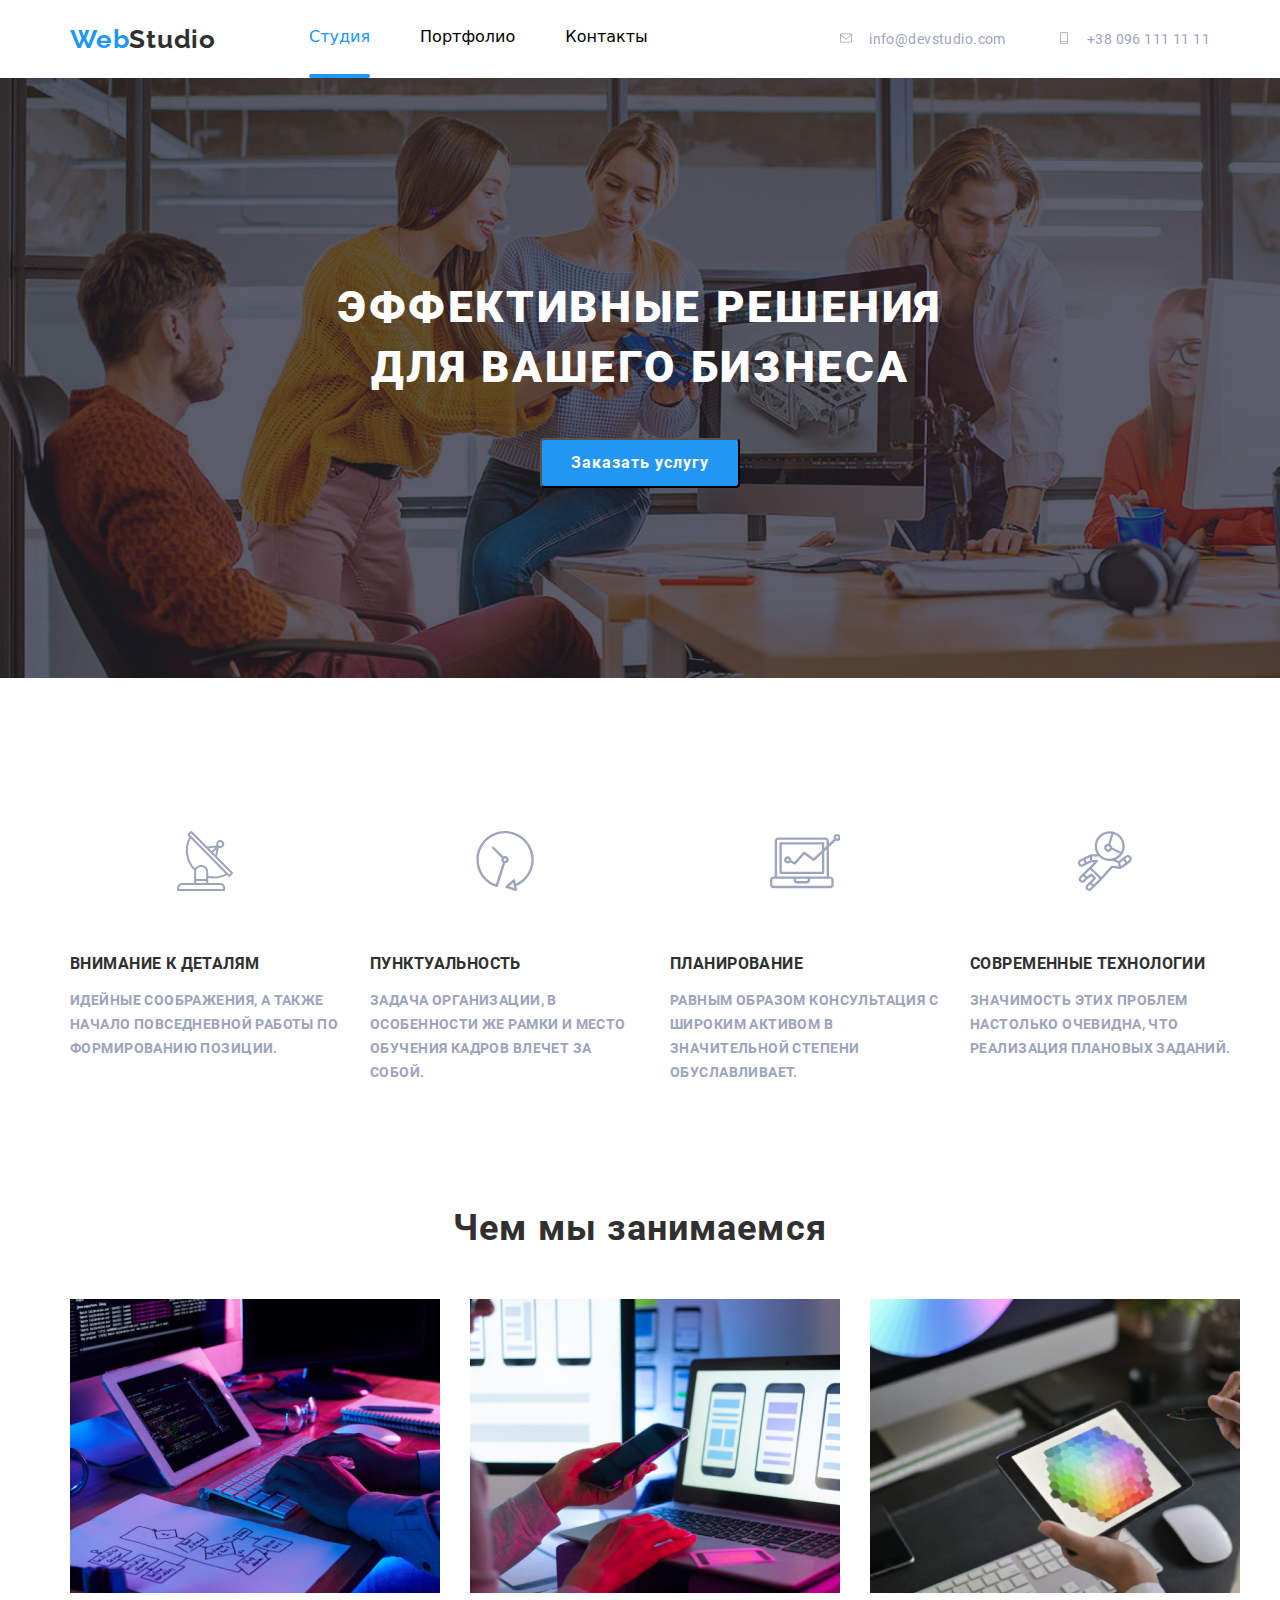
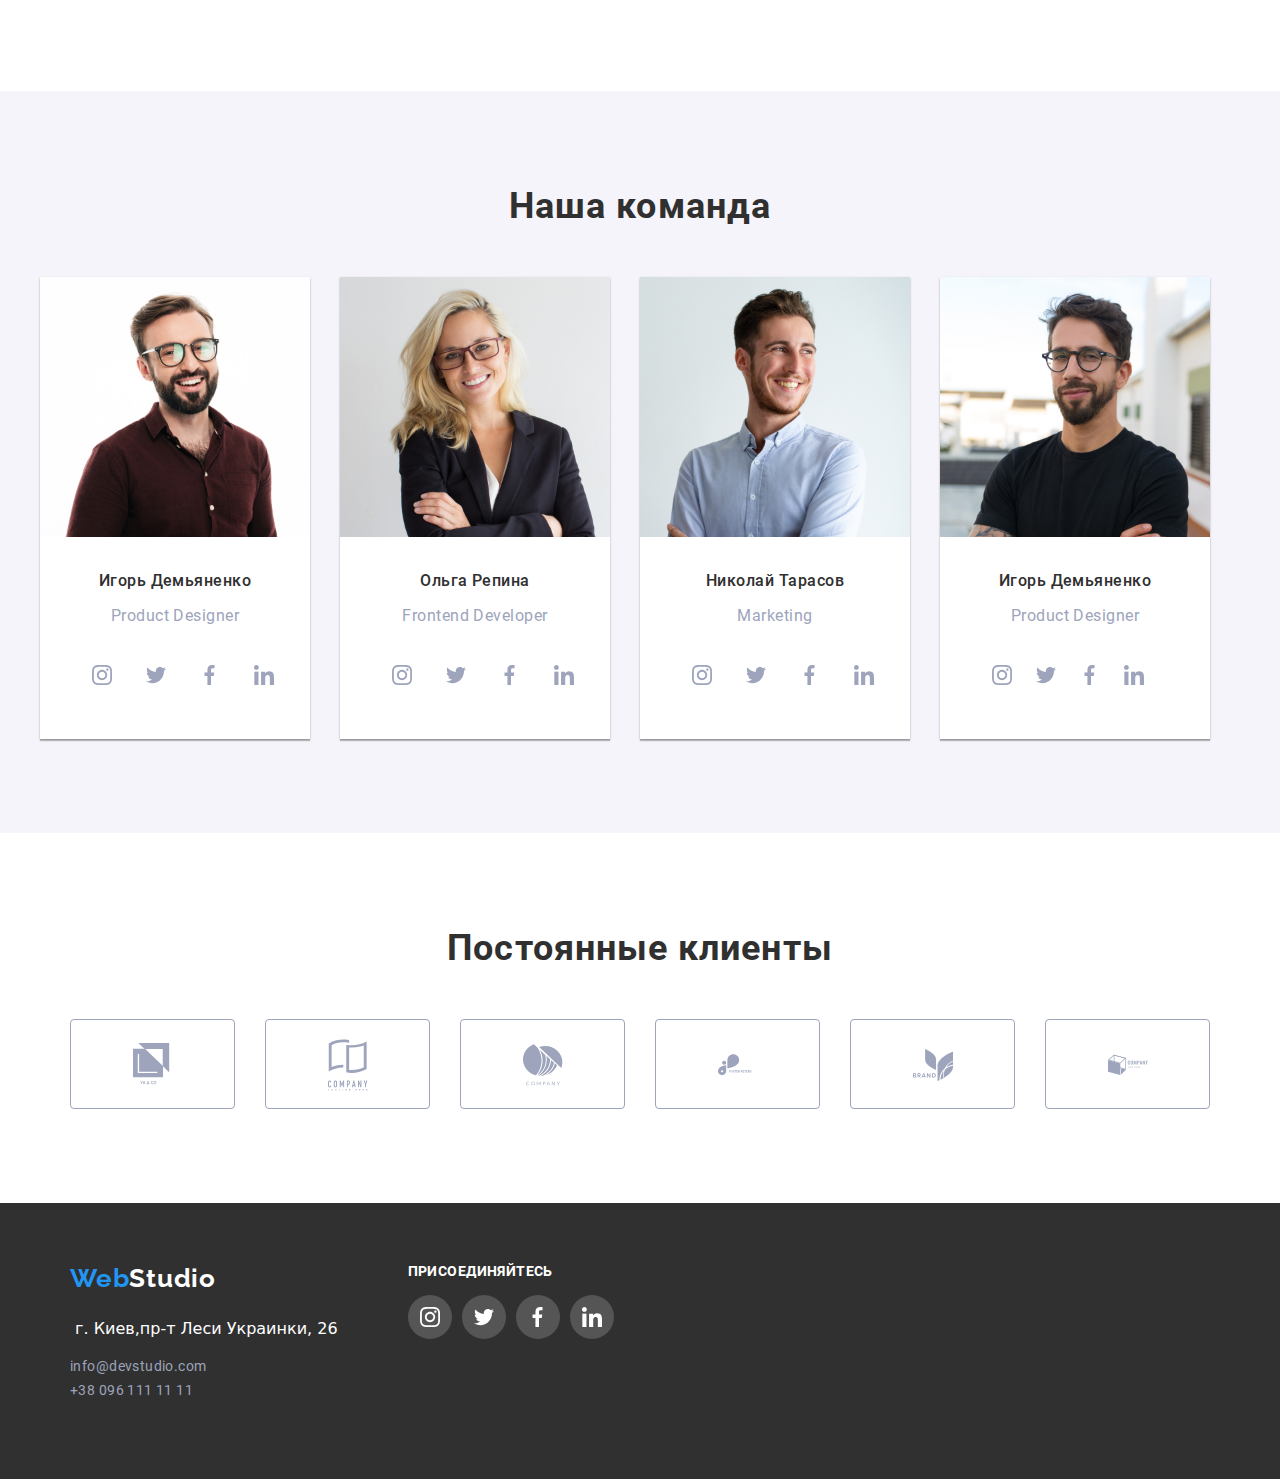
<file: index.html>
<!DOCTYPE html>
<html lang="en">
<head>
    <meta charset="UTF-8" />
    <meta name="viewport" content="width=, initial-scale=1.0" />
    <title>WebStudio</title>
    <link href="https://fonts.googleapis.com/css2?family=Roboto:wght@400;500;700&display=swap" rel="stylesheet">
    <link rel="stylesheet" href="https://cdnjs.cloudflare.com/ajax/libs/modern-normalize/1.0.0/modern-normalize.min.css">
    <link rel="stylesheet" href="./css/styles.css">
</head>

<body>
    <header class="header container">
        <div class=" header-container">
        <nav class="navigation" >
            <a class="logo" href="index.html" ><span class="logo-web">Web</span>Studio</a>
            
            <ul class="menu">
                <li class="menu-item menu-logo active-page" ><a href="" class="active ">Студия</a></li>
                <li class="menu-item"><a href="index_portfolio.html"
                     class="link">Портфолио</a></li>
                <li class="menu-item"><a href="" class="link">Контакты</a></li>
            </ul>
            </nav>
            
            <ul class="menu ">
                <li class="menu-item " > <svg class="mail-tel-svg">
                    <use href="./images/icons/sprite.svg#mail"></use>
                </svg>
                <a href="mailto:info@devstudio.com" class="mail">info@devstudio.com</a></li>
                <li class="menu-item"> <svg class="mail-tel-svg">
                    <use href="./images/icons/sprite.svg#tel"></use>
                </svg>
                 <a href="tel:+380961111111" class="tel">+38 096 111 11 11</a></li>
            </ul>
        </div>
        
    </header>
    
    <main>
        <section class="section-hero" >   
            <h1 class="hero" >Эффективные решения  для вашего бизнеса</h1> 
            <div>
                <button class="button-hero" data-modal-open>Заказать услугу</button>
            </div>

            <div class="backdrop is-hidden " data-modal>
                <div class="modal">
                   <b> <p>Ура!!!! Получилось!!!</p></b>
                    <button class="button-close" data-modal-close>
                    <svg class="button-close-svg">
                        <use href="./images/button/sprite.svg#close"></use>
                    </svg>
                    </button>
                    
                </div>
            </div>
            
        </section>
    
        <section class="list">
            <div class="container">
            <h2 hidden >Положительные качества для ведения бизнеса</h2>
            
            <ul class="list-content ">
                <li>
                    <ul class="vector-logo">
                        <li class="vector-logo-item">
                        <svg class="vector-logo-svg">
                            <use href="./images/logo/sprite.svg#vector"></use>
                        </svg>
                        </li>
                    </ul>
                    <h3  class="list-item">Внимание к деталям</h3>
                    <p  class="text text-item">
                        Идейные соображения, а также начало повседневной работы по
                        формированию позиции.
                    </p>
                </li>
                <li>
                    <ul class="vector-logo">
                        <li class="vector-logo-item">
                            <svg class="vector-logo-svg">
                                <use href="./images/logo/sprite.svg#vector1"></use>
                            </svg>
                        </li>
                    </ul>
                    <h3 class="list-item" >Пунктуальность</h3>
                    <p class="text text-item">
                        Задача организации, в особенности же рамки и место обучения кадров
                        влечет за собой.
                    </p>
                </li>                
                <li>
                    <ul class="vector-logo">
                        <li class="vector-logo-item">
                            <svg class="vector-logo-svg">
                                <use href="./images/logo/sprite.svg#vector2"></use>
                            </svg>
                        </li>
                    </ul>
                    <h3 class="list-item" >Планирование</h3>
                    <p class="text text-item">
                        Равным образом консультация с широким активом в значительной
                        степени обуславливает.
                    </p>
                </li>
                <li>
                    <ul class="vector-logo">
                        <li class="vector-logo-item">
                            <svg class="vector-logo-svg">
                                <use href="./images/logo/sprite.svg#vector3"></use>
                            </svg>
                        </li>
                    </ul>
                    <h3  class="list-item">Современные технологии</h3>
                    <p class="text text-item" >
                        Значимость этих проблем настолько очевидна, что реализация
                        плановых заданий.
                    </p>
                </li>
            </ul>
            </div>
        </section>
        <section  >
            <div class="container">
            <h3 class="section-work" >Чем мы занимаемся</h3>
            </div>
            <div class="container">
            <ul class="img-content">
                <li class="img-item img-img ">
                    <img src="./images/img.jpg" alt="рабочий стол" width="370" height="294" />
                </li>
                <li class="img-item  img-img">
                    <img src="./images/img1.jpg" alt="ноутбук" width="370" height="294" />
                </li>
                <li class="img-item  img-img">
                    <img src="./images/img2.jpg" alt="планшет" width="370" height="294" />
                </li>
            </ul>
            </div>
        </section>
        <section class="job">
            <div class="container">
                <div class="our">
            <h2 class="section-job"  >Наша команда</h2>
            </div>
            <ul class="team">
                <li class="team-item">
                    <img src="./images/card1.jpg" alt="Игорь Демьяненко" width="270" height="260" /><br />
                    <h3 class="our-team">Игорь Демьяненко</h3>
                    <p class="position">Product Designer</p>
                <ul  class="social-icons">
                    <li class="social-icons-item" ><a class="social-icons-link"  href="https://www.instagram.com/" target="_blank" rel="noopener noreferer"  aria-label="Instagram"  >
                    <svg class="social-icons-svg">
                        <use href="./images/icons/sprite.svg#instagram"></use>
                    </svg>
                    </a></li>
                    <li class="social-icons-item" ><a class="social-icons-link"  href="https://twitter.com/?lang=ua" target="_blank" rel="noopener noreferer"  aria-label="Twitter">
                    <svg class="social-icons-svg">
                        <use href="./images/icons/sprite.svg#twitter"></use>
                    </svg>
                    </a></li>
                    <li class="social-icons-item" ><a class="social-icons-link"  href="https://uk-ua.facebook.com/" target="_blank" rel="noopener noreferer"  aria-label="Facebook">
                    <svg class="social-icons-svg">
                        <use href="./images/icons/sprite.svg#facebook"></use>
                    </svg>
                    </a></li>
                    <li class="social-icons-item" ><a class="social-icons-link"  href="https://www.linkedin.com/login/ua" target="_blank" rel="noopener noreferer"  aria-label="Linkedin">
                    <svg class="social-icons-svg">
                        <use href="./images/icons/sprite.svg#linkedin"></use>
                    </svg>
                    </a></li>
                </ul>
                </li>
                <li class="team-item">
                    <img src="./images/card2.jpg" alt="Ольга Репина" width="270" height="260" /><br />
                    <h3 class="our-team" >Ольга Репина</h3>
                    <p class="position">Frontend Developer</p>
                    <ul class="social-icons">
                        <li class="social-icons-item"><a class="social-icons-link" href="https://www.instagram.com/" target="_blank"
                                rel="noopener noreferer" aria-label="Instagram">
                                <svg class="social-icons-svg">
                                    <use href="./images/icons/sprite.svg#instagram"></use>
                                </svg>
                            </a></li>
                        <li class="social-icons-item"><a class="social-icons-link" href="https://twitter.com/?lang=ua" target="_blank"
                                rel="noopener noreferer" aria-label="Twitter">
                                <svg class="social-icons-svg">
                                    <use href="./images/icons/sprite.svg#twitter"></use>
                                </svg>
                            </a></li>
                        <li class="social-icons-item"><a class="social-icons-link" href="https://uk-ua.facebook.com/" target="_blank"
                                rel="noopener noreferer" aria-label="Facebook">
                                <svg class="social-icons-svg">
                                    <use href="./images/icons/sprite.svg#facebook"></use>
                                </svg>
                            </a></li>
                        <li class="social-icons-item"><a class="social-icons-link" href="https://www.linkedin.com/login/ua" target="_blank"
                                rel="noopener noreferer" aria-label="Linkedin">
                                <svg class="social-icons-svg">
                                    <use href="./images/icons/sprite.svg#linkedin"></use>
                                </svg>
                            </a></li>
                    </ul>
                    
                </li>
                <li class="team-item">
                    <img src="./images/card3.jpg" alt="Николай Тарасов" width="270" height="260" /><br />
                    <h3 class="our-team" >Николай Тарасов</h3>
                    <p class="position ">Marketing</p>
                    <ul class="social-icons">
                        <li class="social-icons-item"><a class="social-icons-link" href="https://www.instagram.com/" target="_blank"
                                rel="noopener noreferer" aria-label="Instagram">
                                <svg class="social-icons-svg">
                                    <use href="./images/icons/sprite.svg#instagram"></use>
                                </svg>
                            </a></li>
                        <li class="social-icons-item"><a class="social-icons-link" href="https://twitter.com/?lang=ua" target="_blank"
                                rel="noopener noreferer" aria-label="Twitter">
                                <svg class="social-icons-svg">
                                    <use href="./images/icons/sprite.svg#twitter"></use>
                                </svg>
                            </a></li>
                        <li class="social-icons-item"><a class="social-icons-link" href="https://uk-ua.facebook.com/" target="_blank"
                                rel="noopener noreferer" aria-label="Facebook">
                                <svg class="social-icons-svg">
                                    <use href="./images/icons/sprite.svg#facebook"></use>
                                </svg>
                            </a></li>
                        <li class="social-icons-item"><a class="social-icons-link" href="https://www.linkedin.com/login/ua" target="_blank"
                                rel="noopener noreferer" aria-label="Linkedin">
                                <svg class="social-icons-svg">
                                    <use href="./images/icons/sprite.svg#linkedin"></use>
                                </svg>
                            </a></li>
                    </ul>
                </li>
                <li class="team-item">
                    <img src="./images/card4.jpg" alt="Игорь Демьяненко" width="270" height="260" />
                    <br />
                    <h3 class="our-team" >Игорь Демьяненко</h3>
                    <p class="position">Product Designer</p>
                    <ul class="social-icons">
                        <li><a class="social-icons-link" href="https://www.instagram.com/" target="_blank"
                                rel="noopener noreferer" aria-label="Instagram">
                                <svg class="social-icons-svg">
                                    <use href="./images/icons/sprite.svg#instagram"></use>
                                </svg>
                            </a></li>
                        <li><a class="social-icons-link" href="https://twitter.com/?lang=ua" target="_blank"
                                rel="noopener noreferer" aria-label="Twitter">
                                <svg class="social-icons-svg">
                                    <use href="./images/icons/sprite.svg#twitter"></use>
                                </svg>
                            </a></li>
                        <li><a class="social-icons-link" href="https://uk-ua.facebook.com/" target="_blank"
                                rel="noopener noreferer" aria-label="Facebook">
                                <svg class="social-icons-svg">
                                    <use href="./images/icons/sprite.svg#facebook"></use>
                                </svg>
                            </a></li>
                        <li><a class="social-icons-link" href="https://www.linkedin.com/login/ua" target="_blank"
                                rel="noopener noreferer" aria-label="Linkedin">
                                <svg class="social-icons-svg">
                                    <use href="./images/icons/sprite.svg#linkedin"></use>
                                </svg>
                            </a></li>
                    </ul>
                </li>
            </ul>
            </div>
        </section>
        <section>
            <div class="container">
                <h3 class="clients">
                    Постоянные клиенты
                </h3>
            </div>
         </section>

        <section>
          <div class="container test"> 
            
            <li class="clients-item"><a class="clients-item-link" href="#" target="_blank"
                    rel="noopener noreferer" aria-label="#">
                    <svg class="clients-icons-svg">
                        <use href="./images/logo/sprite.svg#logo1"></use>
                    </svg>
                </a></li>
            <li class="clients-item"><a class="clients-item-link" href="#" target="_blank"
                    rel="noopener noreferer" aria-label="#">
                    <svg class="clients-icons-svg">
                        <use href="./images/logo/sprite.svg#logo2"></use>
                    </svg>
                </a></li>
            <li class="clients-item"><a class="clients-item-link" href="#" target="_blank"
                    rel="noopener noreferer" aria-label="#">
                    <svg class="clients-icons-svg">
                        <use href="./images/logo/sprite.svg#logo3"></use>
                    </svg>
                </a></li>
            <li class="clients-item"><a class="clients-item-link" href="#" target="_blank"
                    rel="noopener noreferer" aria-label="#">
                    <svg class="clients-icons-svg">
                        <use href="./images/logo/sprite.svg#logo4"></use>
                    </svg>
                </a></li>
            <li class="clients-item"><a class="clients-item-link" href="#" target="_blank"
                    rel="noopener noreferer" aria-label="#">
                    <svg class="clients-icons-svg">
                        <use href="./images/logo/sprite.svg#logo5"></use>
                    </svg>
                </a></li>
            <li class="clients-item"><a class="clients-item-link" href="#" target="_blank"
                    rel="noopener noreferer" aria-label="#">
                    <svg class="clients-icons-svg">
                        <use href="./images/logo/sprite.svg#logo6"></use>
                    </svg>
                </a></li>
            
          </div>
        </section>

    </main>
    <footer class="footer ">
        <div class="block-test container">
        <div class="block">
        <a class="logo" href="index.html"><span class="logo-web ">Web</span>Studio</a>
        
            <ul class="address" >
                <li>
                
                    <a class="map address-map link" href="https://goo.gl/maps/XinnHZAmT8YxiQ3q6" target="_blank" rel="noopener noreferer" ></a>
                    <a href="https://goo.gl/maps/XinnHZAmT8YxiQ3q6" target="_blank" rel="noopener noreferer" class="link" >г. Киев,пр-т Леси Украинки, 26</a>
                        
                </li>
            </ul>
            <ul class="connection">
                <li><a href="mailto:info@devstudio.com" class="mail" >info@devstudio.com</a></li>
                <li><a href="tel:+380961111111" class="tel" >+38 096 111 11 11</a></li>
            </ul>
        </div>
                <div class="address-content block">
                    <h3 class="address-social">присоединяйтесь</h3>
                
                
                    <ul class="address-social-icons">
                        <li><a class="address-social-icons-link" href="https://www.instagram.com/" target="_blank" rel="noopener noreferer"
                                aria-label="Instagram">
                                <svg class="address-social-icons-svg">
                                    <use href="./images/icons/sprite.svg#instagram"></use>
                                </svg>
                            </a></li>
                        <li><a class="address-social-icons-link" href="https://twitter.com/?lang=ua" target="_blank" rel="noopener noreferer"
                                aria-label="Twitter">
                                <svg class="address-social-icons-svg">
                                    <use href="./images/icons/sprite.svg#twitter"></use>
                                </svg>
                            </a></li>
                        <li><a class="address-social-icons-link" href="https://uk-ua.facebook.com/" target="_blank" rel="noopener noreferer"
                                aria-label="Facebook">
                                <svg class="address-social-icons-svg">
                                    <use href="./images/icons/sprite.svg#facebook"></use>
                                </svg>
                            </a></li>
                        <li><a class="address-social-icons-link" href="https://www.linkedin.com/login/ua" target="_blank" rel="noopener noreferer"
                                aria-label="Linkedin">
                                <svg class="address-social-icons-svg">
                                    <use href="./images/icons/sprite.svg#linkedin"></use>
                                </svg>
                            </a></li>
                    </ul>
                </div>

            

        
        </div>
    </footer>
    <script src="./js/modal.js"></script>
</body>

</html>
</file>
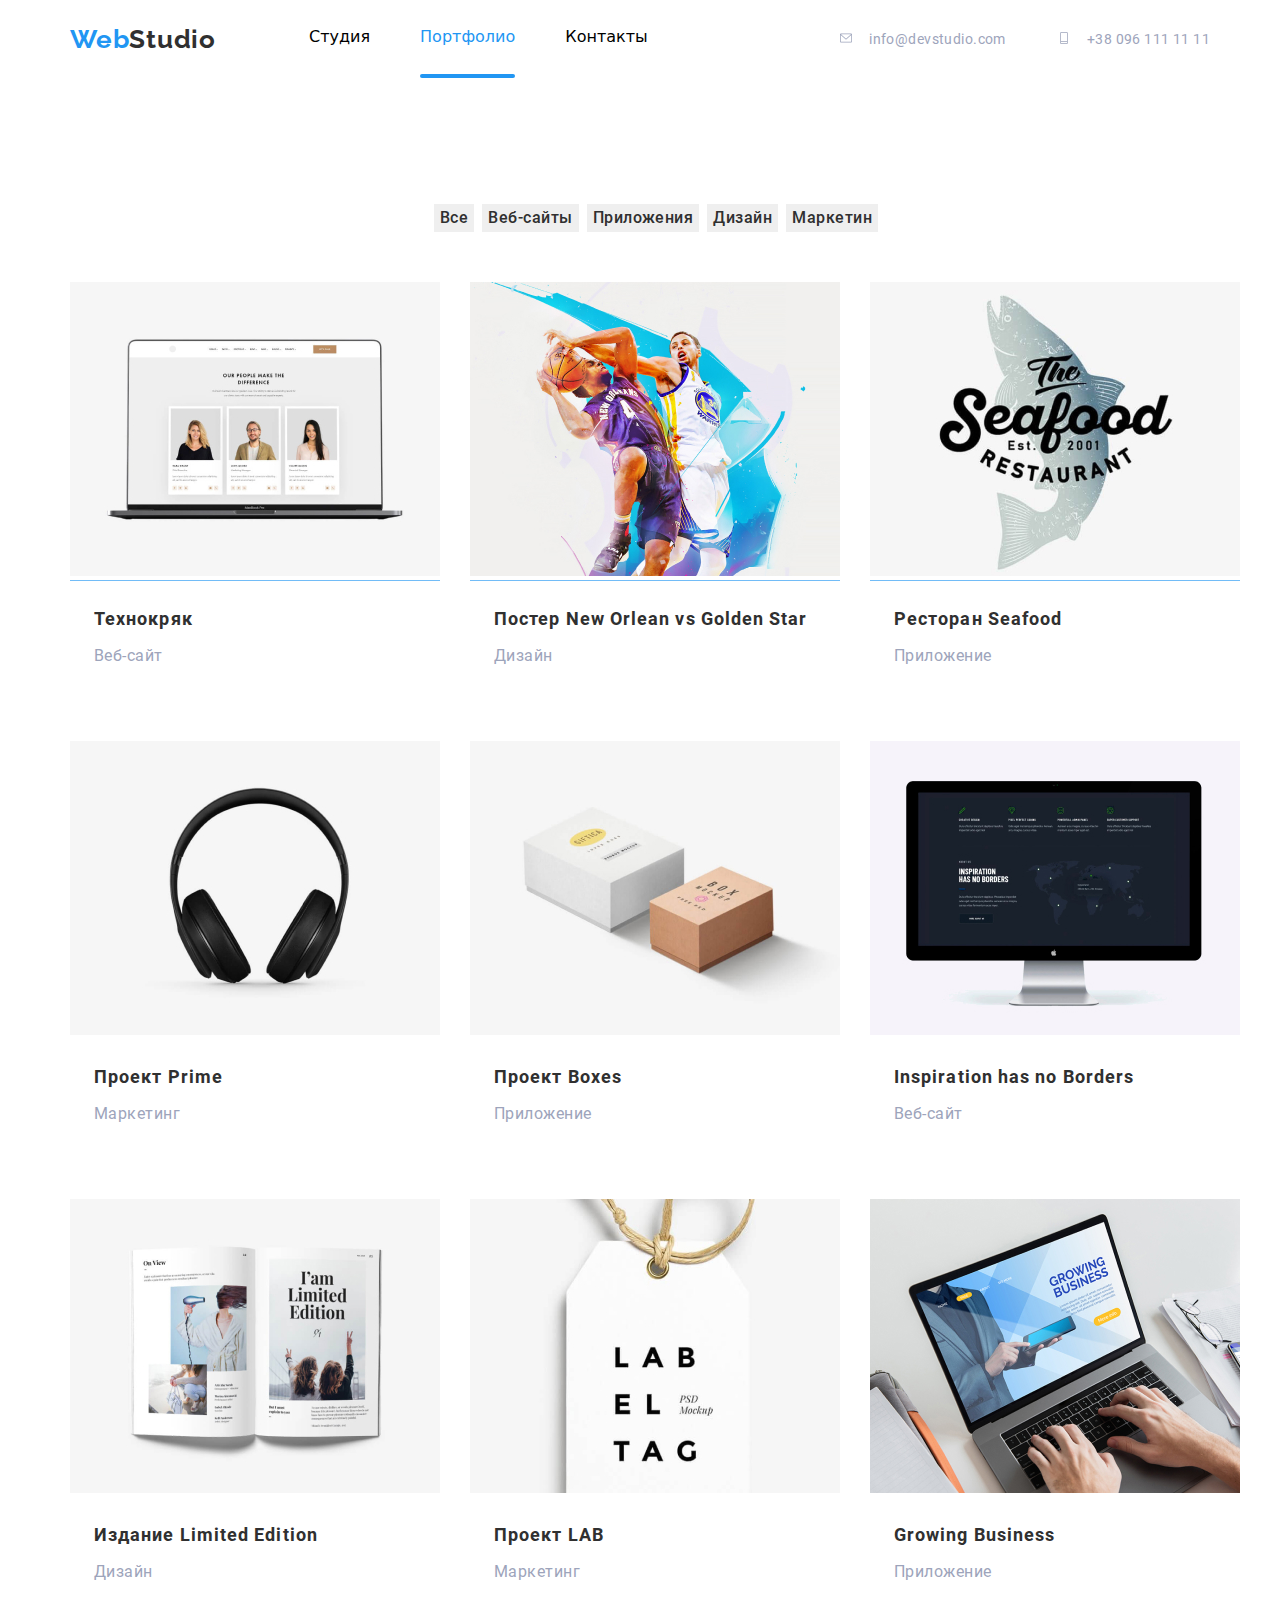
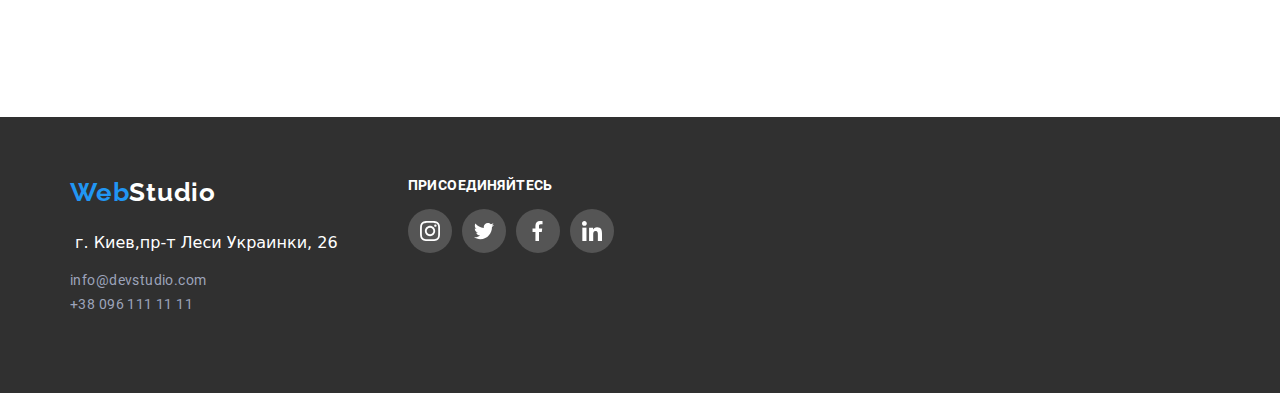
<file: index_portfolio.html>
<!DOCTYPE html>
<html lang="en">
<head>
    <meta charset="UTF-8" />
    <meta name="viewport" content="width=, initial-scale=1.0" />
    <title>Портфолио</title>
    <link href="https://fonts.googleapis.com/css2?family=Roboto:wght@400;500;700&display=swap" rel="stylesheet">
    <link rel="stylesheet" href="https://cdnjs.cloudflare.com/ajax/libs/modern-normalize/1.0.0/modern-normalize.min.css">
    <link rel="stylesheet" href="./css/styles.css">
</head>
<body>
    <header class="header">
        <div class="container header-container">
            <nav class="navigation">
                <a class="logo" href="index.html"><span class="logo-web">Web</span>Studio</a>
    
                <ul class="menu">
                    <li class="menu-item menu-logo"><a href="index.html" class="link">Студия</a></li>
                    <li class="menu-item active-page"><a href="index_portfolio.html" class="active">Портфолио</a></li>
                    <li class="menu-item"><a href="" class="link">Контакты</a></li>
                </ul>
            </nav>
    
        <ul class="menu">
            <li class="menu-item "> <svg class="mail-tel-svg">
                    <use href="./images/icons/sprite.svg#mail"></use>
                </svg>
                <a href="mailto:info@devstudio.com" class="mail">info@devstudio.com</a></li>
            <li class="menu-item"> <svg class="mail-tel-svg">
                    <use href="./images/icons/sprite.svg#tel"></use>
                </svg>
                <a href="tel:+380961111111" class="tel">+38 096 111 11 11</a></li>
        </ul>
        </div>
    
    </header>
    <main>
   <div class="container">
    <ul class="button-item">
      <li><button type="button" class="button button-margin "> Все </button></li>
      <li><button type="button" class="button button-margin "> Веб-сайты </button></li>
      <li><button type="button" class="button button-margin "> Приложения </button></li>
      <li><button type="button" class="button button-margin "> Дизайн </button></li>
      <li><button type="button" class="button button-margin "> Маркетин </button></li>
    
    </ul>
    </div>
<section>
    <div class="container">
    <h1 hidden >Наши работы</h1>
    <ul class="tabl">

        <li class="tabl-item">
        <a  href="">
        <div class="overlay"> 
        <img src="./images_portfolio/img.jpg" alt="Ноутбук">
        <p class="text-overlay">Технокряк это современная площадка распространения коронавируса. Компании используют эту платформу для цифрового
        шпионажа и атак на защищённые сервера конкурентов.</p>
        </div>
        <h2  class="section-title ">Технокряк</h2>
        <p class="section-title-p" >Веб-сайт</p></li>
        </a>
        
        <li class="tabl-item">
        <a href="">
        <div class="overlay">
        <img src="./images_portfolio/img(1).jpg" alt="Игра в баскетбол">
        <p class="text-overlay">Технокряк это современная площадка распространения коронавируса. Компании используют эту
            платформу для цифрового
            шпионажа и атак на защищённые сервера конкурентов.</p>
        </div>
        <h2 class="section-title " >Постер New Orlean vs Golden Star</h2>
        <p class="section-title-p" >Дизайн</p></li>
        </a>

        <li class="tabl-item">
        <a href="">
        <div class="overlay">
        <img src="./images_portfolio/img(2).jpg" alt="Рыбный ресторан">
        <p class="text-overlay">Технокряк это современная площадка распространения коронавируса. Компании используют эту
            платформу для цифрового
            шпионажа и атак на защищённые сервера конкурентов.</p>
        </div>
        <h2 class="section-title " >Ресторан Seafood</h2>
        <p class="section-title-p" >Приложение</p></li> 
        </a>


        <li class="tabl-item">
        <a href="">
        <div class="overlay">
        <img src="./images_portfolio/img(3).jpg" alt="Наушники">
        <p class="text-overlay">Технокряк это современная площадка распространения коронавируса. Компании используют эту
            платформу для цифрового
            шпионажа и атак на защищённые сервера конкурентов.</p>
        </div>
        <h2 class="section-title " >Проект Prime</h2>
        <p class="section-title-p" >Маркетинг</p> </li>
        </a>

        <li class="tabl-item">
        <a href="">
         <div class="overlay">
        <img src="./images_portfolio/img(4).jpg" alt="коробки">
        <p class="text-overlay">Технокряк это современная площадка распространения коронавируса. Компании используют эту
            платформу для цифрового
            шпионажа и атак на защищённые сервера конкурентов.</p>
        </div>
        <h2 class="section-title " >Проект Boxes</h2>
        <p class="section-title-p" >Приложение </p></li>
        </a> 


        <li class="tabl-item">
        <a href="">
        <div class="overlay">
        <img src="./images_portfolio/img(5).jpg" alt="Монитор">
        <p class="text-overlay">Технокряк это современная площадка распространения коронавируса. Компании используют эту
            платформу для цифрового
            шпионажа и атак на защищённые сервера конкурентов.</p>
        </div>
        <h2 class="section-title " >Inspiration has no Borders</h2>
        <p class="section-title-p" >Веб-сайт</p></li>
        </a>

        <li class="tabl-item">  
        <a href="">
        <div class="overlay">
        <img src="./images_portfolio/img(6).jpg" alt="Журнал">
        <p class="text-overlay">Технокряк это современная площадка распространения коронавируса. Компании используют эту
            платформу для цифрового
            шпионажа и атак на защищённые сервера конкурентов.</p>
        </div>
        <h2 class="section-title " >Издание Limited Edition</h2>
        <p class="section-title-p" >Дизайн</p></li></a>


        <li class="tabl-item">
        <a href="">
        <div class="overlay">
        <img src="./images_portfolio/img(7).jpg" alt="Этикетки">
        <p class="text-overlay">Технокряк это современная площадка распространения коронавируса. Компании используют эту
            платформу для цифрового
            шпионажа и атак на защищённые сервера конкурентов.</p>
        </div>
        <h2 class="section-title " >Проект LAB</h2>
        <p class="section-title-p" >Маркетинг</p></li></a>



        <li class="tabl-item">
        <a href="">
        <div class="overlay">
        <img src="./images_portfolio/img(8).jpg" alt="MacBook">
        <p class="text-overlay">Технокряк это современная площадка распространения коронавируса. Компании используют эту
            платформу для цифрового
            шпионажа и атак на защищённые сервера конкурентов.</p>
        </div>
        <h2 class="section-title " >Growing Business</h2>
        <p class="section-title-p" >Приложение</p></li></a>
 
    </ul>
    </div>
    
</section>

    </main>
    <footer class="footer  footer-item">
        <div class="block-test container">
            <div class="block">
                <a class="logo" href="index.html"><span class="logo-web ">Web</span>Studio</a>
                
                    <ul class="address">
                        <li>
    
                            <a class="map address-map link" href="https://goo.gl/maps/XinnHZAmT8YxiQ3q6" target="_blank"
                                rel="noopener noreferer"></a>
                            <a href="https://goo.gl/maps/XinnHZAmT8YxiQ3q6" target="_blank" rel="noopener noreferer"
                                class="link">г. Киев,пр-т Леси Украинки, 26</a>
    
                        </li>
                    </ul>
                    <ul class="connection">
                        <li><a href="mailto:info@devstudio.com" class="mail">info@devstudio.com</a></li>
                        <li><a href="tel:+380961111111" class="tel">+38 096 111 11 11</a></li>
                    </ul>
            </div>
            
            <div class="address-content block">
                <h3 class="address-social">присоединяйтесь</h3>
    
    
                <ul class="address-social-icons">
                    <li><a class="address-social-icons-link" href="https://www.instagram.com/" target="_blank"
                            rel="noopener noreferer" aria-label="Instagram">
                            <svg class="address-social-icons-svg">
                                <use href="./images/icons/sprite.svg#instagram"></use>
                            </svg>
                        </a></li>
                    <li><a class="address-social-icons-link" href="https://twitter.com/?lang=ua" target="_blank"
                            rel="noopener noreferer" aria-label="Twitter">
                            <svg class="address-social-icons-svg">
                                <use href="./images/icons/sprite.svg#twitter"></use>
                            </svg>
                        </a></li>
                    <li><a class="address-social-icons-link" href="https://uk-ua.facebook.com/" target="_blank"
                            rel="noopener noreferer" aria-label="Facebook">
                            <svg class="address-social-icons-svg">
                                <use href="./images/icons/sprite.svg#facebook"></use>
                            </svg>
                        </a></li>
                    <li><a class="address-social-icons-link" href="https://www.linkedin.com/login/ua" target="_blank"
                            rel="noopener noreferer" aria-label="Linkedin">
                            <svg class="address-social-icons-svg">
                                <use href="./images/icons/sprite.svg#linkedin"></use>
                            </svg>
                        </a></li>
                </ul>
            </div>    
    </div>        
    </footer>
</body>
</html>
</file>
<file: css/styles.css>
@font-face {
  font-family: 'Raleway';
  font-style: normal;
  font-weight: 400;
  src: url('../fonts/raleway-v18-latin-regular.eot'); 
  src: local(''),
       url('../fonts/raleway-v18-latin-regular.eot?#iefix') format('embedded-opentype'),
       url('../fonts/raleway-v18-latin-regular.woff2') format('woff2'), 
       url('../fonts/raleway-v18-latin-regular.woff') format('woff'), 
       url('../fonts/raleway-v18-latin-regular.ttf') format('truetype'),
       url('../fonts/raleway-v18-latin-regular.svg#Raleway') format('svg'); 
}

@font-face {
  font-family: 'Raleway';
  font-style: normal;
  font-weight: 700;
  src: url('../fonts/raleway-v18-latin-700.eot'); 
  src: local(''),
       url('../fonts/raleway-v18-latin-700.eot?#iefix') format('embedded-opentype'), 
       url('../fonts/raleway-v18-latin-700.woff2') format('woff2'), 
       url('../fonts/raleway-v18-latin-700.woff') format('woff'),
       url('../fonts/raleway-v18-latin-700.ttf') format('truetype'), 
       url('../fonts/raleway-v18-latin-700.svg#Raleway') format('svg'); 
}
@font-face {
  font-family: "Roboto";
  font-style: normal;
  font-weight: 400;
  src: url("../fonts/roboto-v20-latin_cyrillic-regular.eot");
  src: local("Roboto"), local("Roboto-Regular"),
    url("../fonts/roboto-v20-latin_cyrillic-regular.eot?#iefix")
      format("embedded-opentype"),
    url("../fonts/roboto-v20-latin_cyrillic-regular.woff2") format("woff2"),
    url("../fonts/roboto-v20-latin_cyrillic-regular.woff") format("woff"),
    url("../fonts/roboto-v20-latin_cyrillic-regular.ttf") format("truetype"),
    url("../fonts/roboto-v20-latin_cyrillic-regular.svg#Roboto") format("svg");
}
@font-face {
  font-family: "Roboto";
  font-style: normal;
  font-weight: 500;
  src: url("../fonts/roboto-v20-latin_cyrillic-500.eot");
  src: local("Roboto Medium"), local("Roboto-Medium"),
    url("../fonts/roboto-v20-latin_cyrillic-500.eot?#iefix")
      format("embedded-opentype"),
    url("../fonts/roboto-v20-latin_cyrillic-500.woff2") format("woff2"),
    url("../fonts/roboto-v20-latin_cyrillic-500.woff") format("woff"),
    url("../fonts/roboto-v20-latin_cyrillic-500.ttf") format("truetype"),
    url("../fonts/roboto-v20-latin_cyrillic-500.svg#Roboto") format("svg");
}

@font-face {
  font-family: "Roboto";
  font-style: normal;
  font-weight: 700;
  src: url("../fonts/roboto-v20-latin_cyrillic-700.eot");
  src: local("Roboto Bold"), local("Roboto-Bold"),
    url("../fonts/roboto-v20-latin_cyrillic-700.eot?#iefix")
      format("embedded-opentype"),
    /* IE6-IE8 */ url("../fonts/roboto-v20-latin_cyrillic-700.woff2")
      format("woff2"),
    url("../fonts/roboto-v20-latin_cyrillic-700.woff") format("woff"),
    url("../fonts/roboto-v20-latin_cyrillic-700.ttf") format("truetype"),
    url("../fonts/roboto-v20-latin_cyrillic-700.svg#Roboto") format("svg");
}

:root {
  --main-text-cl: #555555;
  --accent-cl: #2196f3;
  --black: #303030;
  --gray: #9da4bb;
  --button:#ffffff;
  --background:#F5F4FA;
}

h1,h2,h3{
  margin-top: 0px;
}

ul{list-style-type: none;}
a{text-decoration: none;}

.container{
  width: 1170px;
  padding-left: 15px;
  padding-right: 15px;
  margin-left: auto;
  margin-right: auto;
}

.menu{
display:flex;
padding: 0px;
margin: 0px;
}

.menu-item:not(:last-child){margin-right: 50px; 
}
.menu-item{
  margin-top: 28px;
}
.active-page{
  padding-bottom: 0;
}
.navigation{
  display: flex;
  align-items: center;
  margin-right: auto;
}
 .active-page::after{
  content: "";
  display: block;
  position: relative;
  margin-top: 28px;
  width: 100%;
  height: 4px;
  background-color: var(--accent-cl);
  border-radius: 2px;
}

.mail-tel-svg{
  
 fill: var(--gray);
 margin-right: 10px;
  width: 16px;
  height: 12px;
}

.mail{
  text-align: center;
}


.menu-item:hover .mail-tel-svg,
.menu-item:focus .mail-tel-svg{
  fill: var(--accent-cl);
}

.header{
  background-color:var(--button);
  margin-bottom: 
  margin-top: 32px;
}
.header-portfolio{
   background-color:var(--button);
  margin-bottom: 132px;
  margin-top: 24px;
}
.header-container{
  display: flex;
  justify-content: flex-end;
  
}

.menu-logo{
  margin-left: 93px;
}

 .mail-item{
  margin-right: 50px;
}

.logo{
font-family: Raleway;
font-weight: 700;
font-size: 26px;
line-height:1.19;
letter-spacing: 0.03em;
color: var(--black)
}

.logo-web{
  font-family: Raleway;
font-weight: 700;
font-size: 26px;
line-height:1.19;
letter-spacing: 0.03em;
color: var(--accent-cl)
}

.section-hero{
  background-image: linear-gradient(
      to right,
      rgba(47, 48, 58, 0.5),
      rgba(47, 48, 58, 0.5)
    ), url(../images/hero.jpg);
  background-repeat: no-repeat;
  background-size: 1600px 600px;
 color: var(--button);
 text-align: center;
}

.hero{
  width: 696px;
  height: 120px;
margin-top: 200px;
margin-bottom: 40px;
display:inline-block;
font-family: Roboto;
font-weight: 900;
font-size: 44px;
line-height: 1.36;
text-align: center;
letter-spacing: 0.06em;
text-transform: uppercase;
} 

.button-hero{
text-align: center;
font-family: Roboto;
font-weight: 700;
font-size: 16px;
line-height: 1,87;
letter-spacing: 0.06em;
color: var(--button);
background-color: var(--accent-cl);
border-radius: 4px;
height: 50px;
width: 200px;
margin-bottom: 210px;
margin-left: auto;
margin-right: auto;
}

.backdrop{
  position: fixed;
  top: 0;
  left: 0;
  width: 100%;
  height: 100%;
  background-color: rgba(0, 0, 0, 0.2)
  
}

.backdrop.is-hidden{
  opacity: 0;
  pointer-events: none;
}

.modal{
  color: #303030;
  position: absolute;
  top: 50%;
  left: 50%;
  padding: 15px;
  transform: translate(-50%,-50%);
  min-width: 528px;
  min-height: 581px;
  background-color:var(--button);
border: 4px solid var(--button);
}

.button-close{
  position: absolute;
  border: 0px solid var(--button);
  top: 8px;
  right: 8px;
  width: -8px;
  margin:0 ;
  padding: 0;
}

.button-close-svg{
  background-color:var(--button);
  display: flex;
  width: 30px;
  height: 30px;
  fill: var(--gray);
}

.button{
  font-family: Roboto;
font-weight: 500;
border: 1px solid var(--black)
font-size: 16px;
line-height: 1.62;
text-align: center;
letter-spacing: 0.03em;
color:var(--black);
}

.button:hover {
	color: var(--button);
	background: var(--accent-cl);
  }
  
.link {
color: inherit;
}
.link:hover,
.link:focus{
  color:var(--accent-cl)
}
.active {
color:var(--accent-cl)
} 

.list{
  padding-top: 94px;
  padding-bottom:  94px; ;
font-family: Roboto;
font-weight: 700;
font-size: 14px;
line-height: 16px;
letter-spacing: 0.03em;
text-transform: uppercase;
color:var(--black);
}

.list-content {
display:flex;
padding-left: 0px;
}

.list-item :not(:last-child){margin-right: 30px;
  margin-bottom: 10px;
  margin-right: 30px;
}

.text  {
  margin-right: 30px;
  
font-family: Roboto;
font-size: 14px;
line-height: 1.71;
letter-spacing: 0.03em;
color:var(--gray);
}
.text-item :not(:last-child){margin-right:30px;}


.vector-logo{
  display: flex;
  padding-left: 0px;
}


.vector-logo-item{
  margin-right: 30px;
  margin-bottom: 30px;
  width: 270px;
 height: 120px;
}

.vector-logo-svg{
  display: flex;
  margin-top: 25px;
  margin-left: 25px;
  width: 70px;
  height: 60px;
  fill: var(--gray);
margin-left: auto;
margin-right: auto;
}

.job{
  background-color:var(--background);
}

.our{
 text-align: center;
}

.section-work{
  display:block;
  justify-content: flex-end;
  align-items: center;
  font-family: Roboto;
  margin-bottom: 50px;
  margin-left: auto;
  margin-right: auto;
font-weight: 700;
font-size: 36px;
line-height: 42px;
text-align: center;
letter-spacing: 0.03em;
color:var(--black);
}
.section-job{
  
  display:inline-block;
  justify-content: flex-end;
  align-items: center;
  font-family: Roboto;
  margin-top: 94px;
  margin-bottom: 50px;
  margin-left: auto;
  margin-right: auto;
font-weight: 700;
font-size: 36px;
line-height: 42px;
text-align: center;
letter-spacing: 0.03em;
color:var(--black);
}

.img-content{
  display: flex;
  margin-bottom: 0px;
  padding-left: 0px;
  
}
.img-item{
  margin-right: 30px;
  margin-bottom: 94px; 
}

.img-img:not(:last-child){
  margin-right:30px;}

.team{
 display: flex;
  flex-wrap: wrap;
  margin-left: -30px;
  margin-top: -30px;
  width: 1250px;
  padding-left: 0px;
}

.team-item {
background-color: var(--button);
  margin-top: 30px;
  margin-right: 30px;
  flex-basis: calc(100% / 4 -30px);
  margin-bottom: 94px;
   box-shadow: 0px 1px 3px rgba(0, 0, 0, 0.12), 0px 1px 1px rgba(0, 0, 0, 0.14), 0px 2px 1px rgba(0, 0, 0, 0.2);
}

.our-team{
   margin-top: 30px;
  font-family: Roboto;
font-weight: 500;
font-size: 16px;
line-height: 1.1875;
letter-spacing: 0.03em;
color:var(--black);

text-align: center;
}

.social-icons{
   margin-top: 28px;
  margin-bottom: 42px;
  display: flex;
}

.social-icons-item:not(:last-child) {
  margin-right: 10px; 
}

.social-icons-svg{
  width: 20px;
  height: 20px;
  fill: var(--gray);
}
.social-icons-link{
  display: flex;
  justify-content: center;
  align-items: center;
  width: 44px;
  height: 44px;
  background-color: var(--button);
  border-radius: 50%; 
  
}

.social-icons-link:hover .social-icons-svg, 
.social-icons-link:focus .social-icons-svg{
fill: var(--button);

}
 .social-icons-link:hover{
   background-color: var(--accent-cl);
 }

.position{
   margin-top: 10px;
  margin-bottom: 0px;
  font-family: Roboto;
font-size: 16px;
line-height: 1.1875;
letter-spacing: 0.03em;
color:var(--gray);
text-align: center;
}

.footer{
  background-color: var(--black);
}
.footer-logo{
  background-color: var(--button);
}
.footer .logo{
  color: var(--button);
margin-top: 60px;
  display: inline-block;
}

.address-map{
  margin-top: 20px;
  display: inline-block;

}
.address{
  padding: 0px;
   margin-top: 20px;
   color: var(--button);
}
.connection{
  padding: 0px;
   margin-top:9px;
}
.connection .tel{
  padding-bottom: 60px;
  display: inline-block;
}

.tel{
font-family: Roboto;
font-size: 14px;
line-height: 1.71;
letter-spacing: 0.03em;
color:var(--gray);
}
.tel:hover {
color: var(--accent-cl);
}
.mail{
font-family: Roboto;
font-size: 14px;
line-height: 1.71;
letter-spacing: 0.03em;
color:var(--gray);
}
.mail:hover {
color: var(--accent-cl);
}

.button-item{
display: flex;
Justify-content: center;
margin-bottom: 50px;
margin-top: 126px;

}

.button-margin{
  margin-right: 8px;
  border-color: #ffffff;
}
  
.section-title {
 
  font-family: Roboto;sans-serif;
  font-weight: 700;
  font-size: 18px;
  line-height: 2;
  letter-spacing: 0.06em;
  color: var(--black);
  margin-left: 24px;
  margin-top: 20px;
  margin-bottom: 4px;
}

.section-title-p{
font-family: Roboto;
font-size: 16px;
line-height: 1.875;
letter-spacing: 0.03em;
color: var(--gray);
margin-left: 24px;
margin-bottom: 20px;
margin-top: 0px;
padding-bottom: 20px  ;
}

.tabl{
 
  width: 1200px;
  display: flex;
  flex-wrap: wrap;
  margin-left: -30px;
  margin-top: -30px;
  padding: 0px; 
}

 .overlay{
position: relative;
width: 100%;
overflow: hidden;

}
 .overlay .text-overlay{
  position: absolute;
  padding: 63px 24px;
 
  bottom: 0;
  left: 0;
  width: 100%;
  height: 100%;
  transform: translatey(106%);
  transition: transform 250ms cubic-bezier(0.4, 0, 0.2, 1);
   
 font-family: Roboto;
 font-weight: 400;
 font-size: 18px;
 line-height: 28px;
letter-spacing: 0.03em;
 color:var(--button);
 text-align: left;
 background-color: rgba(33, 150, 243, 0.9);;
 text-decoration: none;
}

.tabl-item:hover .text-overlay {
transform: translatey(10%);

}


.tabl-item{
  display:block;
  width: 100%;
  height: auto;
margin-left: 30px;
margin-top: 30px;
flex-basis: calc(100% / 9 - 30px); 
}

.tabl-item:hover {
 box-shadow: 0px 1px 1px rgba(0, 0, 0, 0.12), 0px 4px 4px rgba(0, 0, 0, 0.06), 1px 4px 6px rgba(0, 0, 0, 0.16);
 
}

.clients{
  margin-top: 94px;
  font-family: Roboto;
font-style: normal;
font-weight: bold;
font-size: 36px;
line-height: 42px;
text-align: center;
letter-spacing: 0.03em;
color:var(--black);
margin-bottom: 50px;
}

.test{
  display: flex;
  justify-content: center;
  align-items: center;
  margin-bottom: 94px; 
}

.clients-item{
  width: 170px;
  height: 90px;
  text-align: center;
  background-color: var(--button);
  border: 1px solid var(--gray);
  box-sizing: border-box;
  border-radius: 4px;
  
  list-style: none; 
}

.clients-item:not(:last-child) {
  margin-right: 30px;
}

.clients-icons-svg{
fill: var(--gray);
  width: 40px;
  height: 52px;
  margin-top: 19px;
  margin-bottom: 19px;
}

.clients-item:hover .clients-icons-svg,
.clients-item:focus .clients-icons-svg{
  fill: var(--accent-cl);  
}
.clients-item:hover{
  border-color:var(--accent-cl);
}

.address-social{
  font-family: Roboto;
font-style: normal;
font-weight: bold;
font-size: 14px;
line-height: 16px;
letter-spacing: 0.03em;
text-transform: uppercase;
color:var(--button);
margin-top: 60px;
margin-left: 70px;


}

.address-social-icons{
  display: flex;
  margin-left: 70px;
  padding: 0px;
}

.address-social-icons-link{
  margin-right: 10px;
}



.address-social-icons-svg{
  width: 20px;
  height: 20px;
  fill: var(--button);
}
.address-social-icons-link{
  display: flex;
  justify-content: center;
  align-items: center;
  width: 44px;
  height: 44px;
  background-color: var(--main-text-cl);
  border-radius: 50%; 
  
}

.address-social-icons-link:hover .address-social-icons-svg, 
.address-social-icons-link:focus .address-social-icons-svg{
fill: var(--button);

}
 .address-social-icons-link:hover{
   background-color: var(--accent-cl);
 }

.block-test{
display: flex;
}

.footer-item{
  margin-top: 90px;
}
</file>
